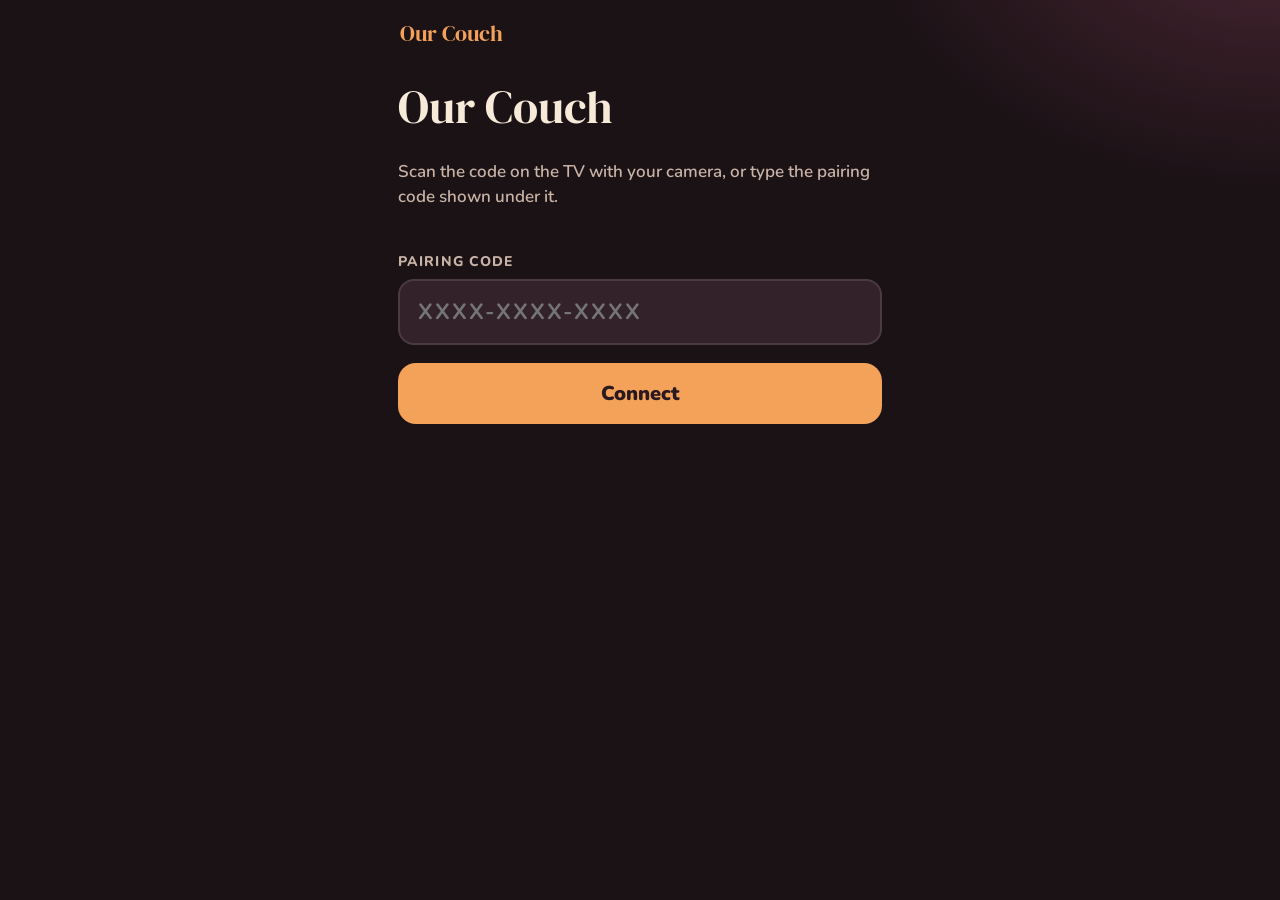
<file: index.html>
<!doctype html>
<html lang="en">
<head>
<meta charset="utf-8">
<meta name="viewport" content="width=device-width, initial-scale=1, viewport-fit=cover, user-scalable=no">
<meta name="theme-color" content="#1b1216">
<meta name="apple-mobile-web-app-capable" content="yes">
<title>Our Couch · Movie Night</title>
<link rel="stylesheet" href="common.css">
<link rel="stylesheet" href="phone.css">
</head>
<body>
<main id="app">
  <header class="top"><span class="brand serif">Our Couch</span><span id="who" class="who"></span></header>

  <div id="net" class="netbar hidden">Reconnecting to the TV…</div>

  <section id="vPair" class="view hidden">
    <h1 class="serif">Our Couch</h1>
    <p class="lead">Scan the code on the TV with your camera, or type the pairing code shown under it.</p>
    <form id="pairForm" autocomplete="off">
      <label for="code">Pairing code</label>
      <input id="code" maxlength="16" autocapitalize="characters" autocorrect="off" spellcheck="false" placeholder="XXXX-XXXX-XXXX">
      <button class="btn primary" type="submit">Connect</button>
    </form>
    <p id="pairErr" class="err"></p>
  </section>

  <section id="vConnect" class="view hidden center"><div class="spinner"></div><h2 class="serif">Connecting to the TV…</h2>
    <p id="connTxt" class="lead">Make sure Our Couch is open on the TV.</p></section>

  <section id="vJoin" class="view hidden">
    <h1 class="serif">Movie Night<br><span class="amber">Matcher</span></h1>
    <p class="lead">Swipe on movies. When everyone says yes, the TV shows your match. Up to 6 phones.</p>
    <form id="joinForm" autocomplete="off">
      <label>Who's this?</label>
      <div id="quick" class="quick"></div>
      <label for="name">Or type a name</label>
      <input id="name" maxlength="16" autocapitalize="words" enterkeyhint="go" placeholder="e.g. Sofia">
      <button class="btn primary" type="submit">Join the couch</button>
    </form>
    <p id="joinErr" class="err"></p>
    <p class="small center navlinks">Also: <a href="dates.html">add date ideas</a> · <a href="cook.html">send a recipe</a> · <a href="#" class="unpair">use another TV</a></p>
  </section>

  <section id="vLobby" class="view hidden">
    <div id="partner" class="partner"></div>
    <h3>Tonight's mood</h3>
    <div id="moods" class="chips"></div>
    <h3>How long?</h3>
    <div id="rts" class="chips"></div>
    <h3>Holiday</h3>
    <div id="hols" class="chips picks" data-f="holiday"></div>
    <h3>Decade</h3>
    <div id="eras" class="chips picks" data-f="era"></div>
    <h3>Rated</h3>
    <div id="rateds" class="chips picks" data-f="rated"></div>
    <div id="svcWrap"><h3>Streaming apps on the TV</h3><div id="svcs" class="chips"></div></div>
    <p id="fit" class="fit"></p>
    <button id="startBtn" class="btn primary">Start swiping</button>
    <p class="small center"><a href="dates.html">Date ideas</a> · <a href="cook.html">Recipes</a> · <a href="settings.html">TMDB</a> · <a href="#" id="leave">Leave</a></p>
  </section>

  <section id="vBuild" class="view hidden center"><div class="spinner"></div><h2 class="serif">Shuffling the deck…</h2></section>

  <section id="vSwipe" class="view hidden">
    <div class="deckbar"><span id="count"></span><button id="undo" class="link">↶ Undo</button></div>
    <div id="stack" class="stack"></div>
    <div class="actions">
      <button class="round no" id="bNo" aria-label="No">✕</button>
      <button class="round maybe" id="bMaybe" aria-label="Maybe">?</button>
      <button class="round yes" id="bYes" aria-label="Yes">♥</button>
    </div>
    <p class="small center hintline">Swipe right = yes · left = no · up = maybe</p>
  </section>

  <section id="vWait" class="view hidden center">
    <div class="bigicon">🍿</div>
    <h2 class="serif">All done!</h2>
    <p id="waitTxt" class="lead"></p>
  </section>

  <section id="vResults" class="view hidden">
    <h2 id="rTitle" class="serif center"></h2>
    <p id="rSub" class="lead center"></p>
    <div id="rList" class="rlist"></div>
    <button id="againBtn" class="btn ghost">New round</button>
  </section>

  <div id="sheet" class="sheet hidden" role="dialog" aria-modal="true" aria-labelledby="shTitle">
    <div class="sheetbg" data-close="1"></div>
    <div class="sheetbody">
      <button class="shclose" data-close="1" aria-label="Close">✕</button>
      <div id="shMedia" class="shmedia"></div>
      <h2 id="shTitle" class="serif"></h2>
      <div id="shMeta" class="shmeta"></div>
      <div id="shGenres" class="shgenres"></div>
      <div id="shWhere" class="shwhere"></div>
      <div id="shTrailer" class="shbtns"><button id="shPlay" class="btn primary" type="button">▶ Watch trailer</button><button id="shTv" class="btn ghost" type="button">📺 Play on TV</button></div>
      <p id="shOv" class="shov"></p>
      <p id="shYt" class="small center"></p>
      <button class="btn ghost" data-close="1" type="button">Back to swiping</button>
      <p class="small center">Details from TMDB. Closing this doesn't count as a swipe.</p>
    </div>
  </div>
  <div id="matchPop" class="matchpop hidden"></div>
  <div id="toast" class="toast hidden"></div>
</main>
<script src="nacl-fast.min.js"></script>
<script src="relay.js"></script>
<script src="net.js"></script>
<script src="cards.js"></script>
<script src="app.js"></script>
</body>
</html>
</file>
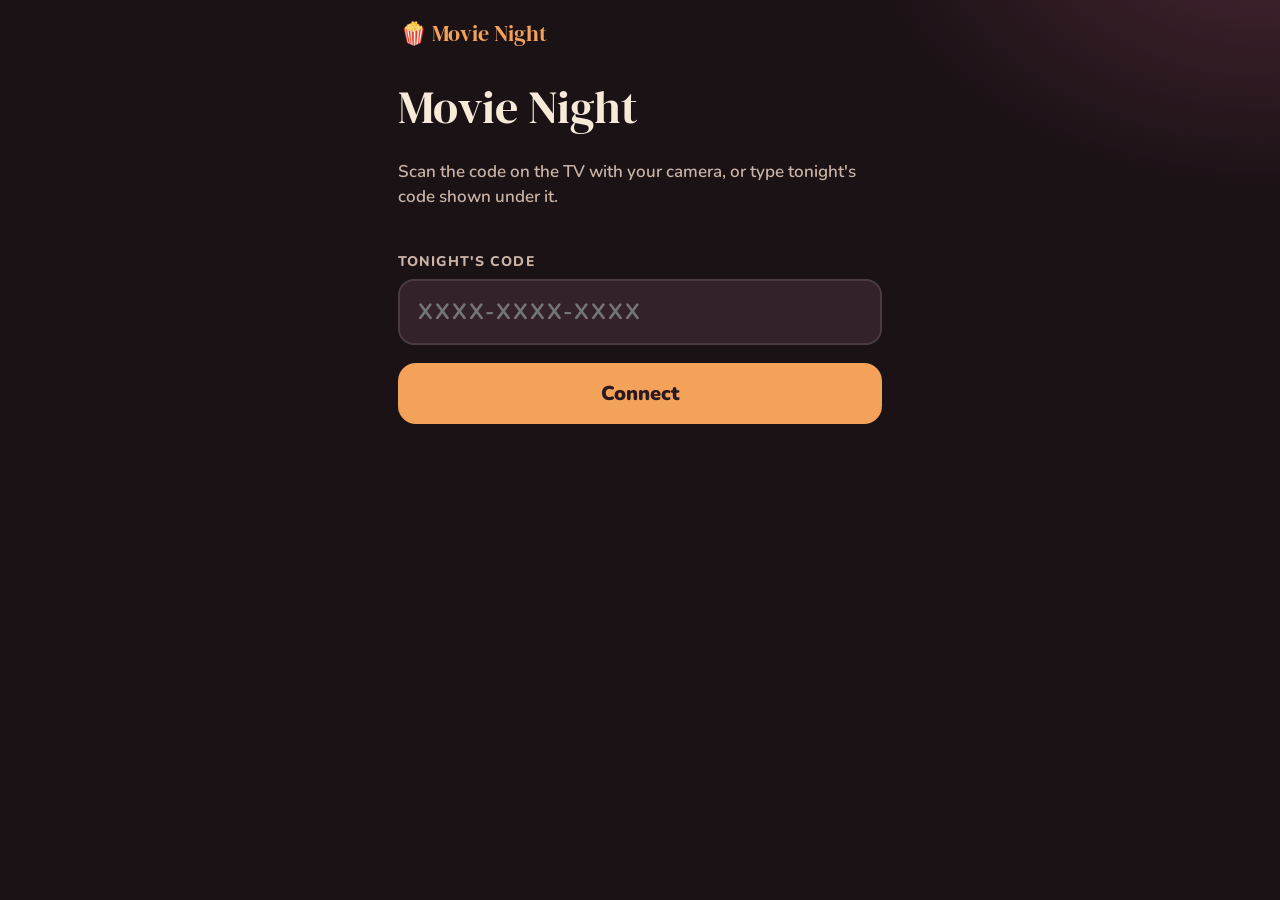
<file: movie-night/index.html>
<!doctype html>
<html lang="en">
<head>
<meta charset="utf-8">
<meta name="viewport" content="width=device-width, initial-scale=1, viewport-fit=cover, user-scalable=no">
<meta name="theme-color" content="#1b1216">
<meta name="apple-mobile-web-app-capable" content="yes">
<title>Movie Night</title>
<link rel="icon" href="icon.png">
<link rel="apple-touch-icon" href="icon.png">
<link rel="stylesheet" href="common.css">
<link rel="stylesheet" href="phone.css">
</head>
<body>
<main id="app">
  <header class="top"><span class="brand serif">🍿 Movie Night</span><span id="who" class="who"></span></header>

  <div id="net" class="netbar hidden">Reconnecting to the TV…</div>

  <section id="vPair" class="view hidden">
    <h1 class="serif">Movie Night</h1>
    <p class="lead">Scan the code on the TV with your camera, or type tonight's code shown under it.</p>
    <form id="pairForm" autocomplete="off">
      <label for="code">Tonight's code</label>
      <input id="code" maxlength="16" autocapitalize="characters" autocorrect="off" spellcheck="false" placeholder="XXXX-XXXX-XXXX">
      <button class="btn primary" type="submit">Connect</button>
    </form>
    <p id="pairErr" class="err"></p>
  </section>

  <section id="vConnect" class="view hidden center"><div class="spinner"></div><h2 class="serif">Connecting to the TV…</h2>
    <p id="connTxt" class="lead">Make sure Movie Night is open on the TV.</p></section>

  <section id="vEnded" class="view hidden center">
    <div class="bigicon">🎟️</div>
    <h2 class="serif">This movie night has ended</h2>
    <p class="lead">This phone can't control the TV any more. To join a new night, scan the new code on the TV.</p>
    <button id="endedBtn" class="btn ghost" type="button">Type a new code</button>
  </section>

  <section id="vJoin" class="view hidden">
    <h1 class="serif">Movie Night</h1>
    <p class="lead">Everyone swipes on movies. When the whole group says yes, the TV shows the match. No app, no sign-up.</p>
    <form id="joinForm" autocomplete="off">
      <label for="name">Your name <span class="small">(optional)</span></label>
      <input id="name" maxlength="16" autocapitalize="words" enterkeyhint="go" placeholder="Leave empty for a fun one">
      <button class="btn primary" type="submit">Join movie night</button>
    </form>
    <p id="joinInfo" class="small center"></p>
    <p id="joinErr" class="err"></p>
    <p class="small center navlinks"><a href="#" class="unpair">Use a different code</a></p>
  </section>

  <section id="vLobby" class="view hidden">
    <div id="partner" class="partner"></div>
    <h3>Genres</h3>
    <div id="moods" class="chips"></div>
    <h3>How long?</h3>
    <div id="rts" class="chips"></div>
    <h3>Holiday</h3>
    <div id="hols" class="chips picks" data-f="holiday"></div>
    <h3>Decade</h3>
    <div id="eras" class="chips picks" data-f="era"></div>
    <h3>Rated</h3>
    <div id="rateds" class="chips picks" data-f="rated"></div>
    <div id="svcWrap"><h3>Streaming apps on the TV</h3><div id="svcs" class="chips"></div></div>
    <p id="fit" class="fit"></p>
    <button id="startBtn" class="btn primary">Start swiping</button>
    <div id="feed" class="feed"></div>
    <p class="small center"><a href="#" id="leave">Leave tonight's group</a></p>
  </section>

  <section id="vBuild" class="view hidden center"><div class="spinner"></div><h2 class="serif">Shuffling the deck…</h2></section>

  <section id="vSwipe" class="view hidden">
    <div class="deckbar"><span id="count"></span><button id="undo" class="link">↶ Undo</button></div>
    <div id="stack" class="stack"></div>
    <div class="actions">
      <button class="round no" id="bNo" aria-label="No">✕</button>
      <button class="round maybe" id="bMaybe" aria-label="Maybe">?</button>
      <button class="round yes" id="bYes" aria-label="Yes">♥</button>
    </div>
    <p class="small center hintline">Swipe right = yes · left = no · up = maybe</p>
  </section>

  <section id="vWait" class="view hidden center">
    <div class="bigicon">🍿</div>
    <h2 class="serif">All done!</h2>
    <p id="waitTxt" class="lead"></p>
  </section>

  <section id="vResults" class="view hidden">
    <h2 id="rTitle" class="serif center"></h2>
    <p id="rSub" class="lead center"></p>
    <div id="rList" class="rlist"></div>
    <button id="againBtn" class="btn ghost">New round</button>
  </section>

  <div id="sheet" class="sheet hidden" role="dialog" aria-modal="true" aria-labelledby="shTitle">
    <div class="sheetbg" data-close="1"></div>
    <div class="sheetbody">
      <button class="shclose" data-close="1" aria-label="Close">✕</button>
      <div id="shMedia" class="shmedia"></div>
      <h2 id="shTitle" class="serif"></h2>
      <div id="shMeta" class="shmeta"></div>
      <div id="shGenres" class="shgenres"></div>
      <div id="shWhere" class="shwhere"></div>
      <div id="shTrailer" class="shbtns"><button id="shPlay" class="btn primary" type="button">▶ Watch trailer</button><button id="shTv" class="btn ghost" type="button">📺 Play on TV</button></div>
      <p id="shOv" class="shov"></p>
      <p id="shYt" class="small center"></p>
      <button class="btn ghost" data-close="1" type="button">Back to swiping</button>
      <p class="small center">Details from TMDB. Closing this doesn't count as a swipe.</p>
    </div>
  </div>
  <div id="matchPop" class="matchpop hidden"></div>
  <div id="toast" class="toast hidden"></div>
</main>
<script src="nacl-fast.min.js"></script>
<script src="relay.js"></script>
<script src="net.js"></script>
<script src="cards.js"></script>
<script src="app.js"></script>
</body>
</html>
</file>
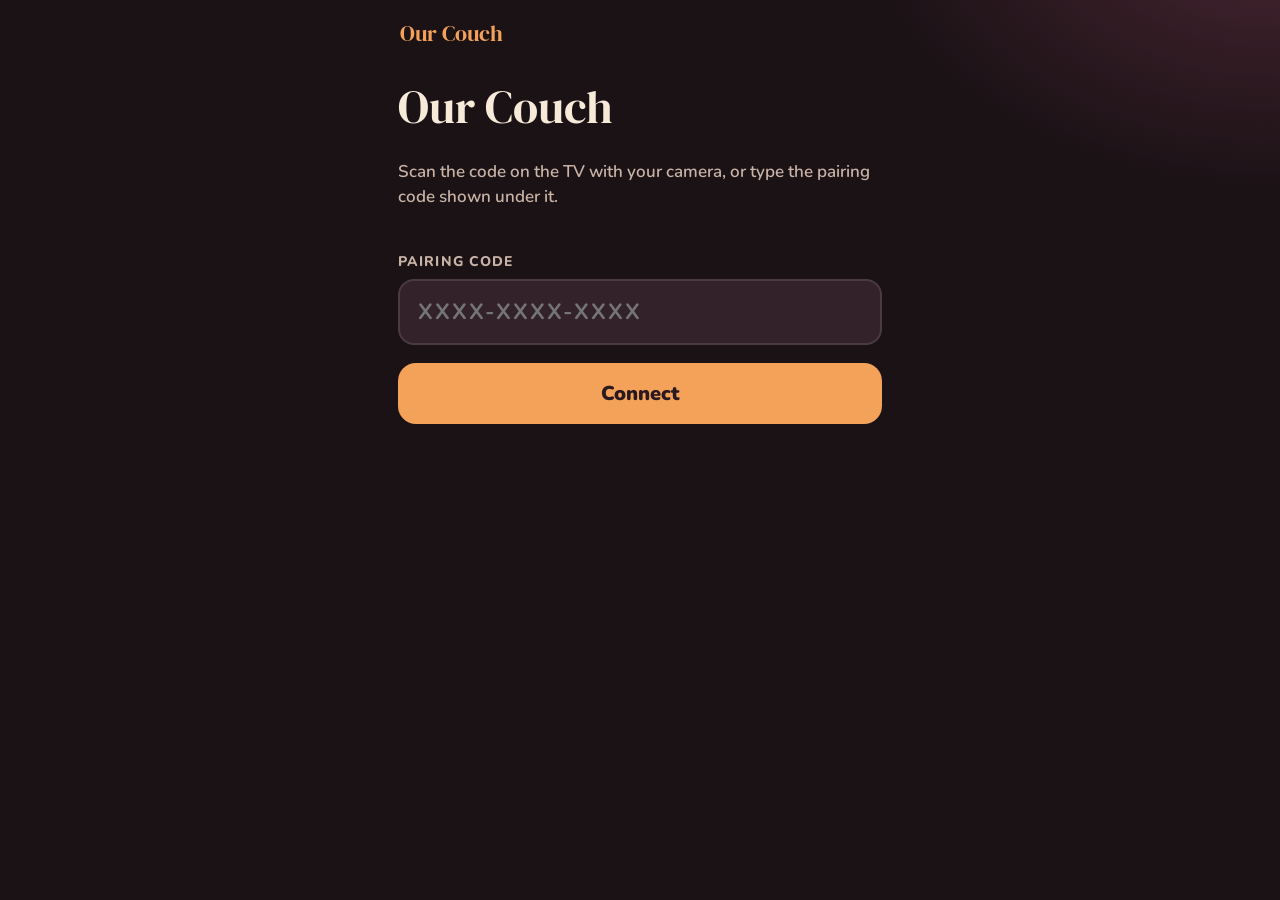
<file: cook.html>
<!doctype html>
<html lang="en"><head><meta charset="utf-8"><meta name="viewport" content="width=device-width, initial-scale=1, viewport-fit=cover">
<title>Our Couch · Cook Together</title><link rel="stylesheet" href="common.css"><link rel="stylesheet" href="phone.css">
<style>
  .tabs { display: flex; background: var(--card); border-radius: 16px; padding: 5px; margin: 16px 0 4px; }
  .tabs button { flex: 1; font: inherit; font-size: 17px; font-weight: 900; padding: 13px 8px; border: 0; border-radius: 12px; background: none; color: var(--muted); cursor: pointer; }
  .tabs button.on { background: var(--amber); color: #2a1a1f; }
  .pastebox { position: relative; }
  .pastebox textarea { min-height: 112px; font-size: 19px; padding-right: 18px; }
  textarea { width: 100%; font: inherit; font-size: 18px; font-weight: 600; padding: 14px 16px; border-radius: 16px; border: 2px solid var(--line); background: var(--card); color: var(--cream); outline: none; resize: vertical; line-height: 1.4; }
  textarea:focus { border-color: var(--amber); }
  .row2 { display: flex; gap: 10px; } .row2 .btn { margin-top: 12px; } .row2 .ghost { flex: 0 0 38%; }
  .status { margin-top: 16px; padding: 15px 16px; border-radius: 16px; font-weight: 800; font-size: 17px; line-height: 1.4; display: none; }
  .status.on { display: block; }
  .status.busy { background: rgba(247,234,217,.08); color: var(--cream); }
  .status.ok { background: rgba(143,185,150,.18); color: #bfe6c5; border: 2px solid rgba(143,185,150,.5); }
  .status.bad { background: rgba(232,106,106,.15); color: #ffb3b3; border: 2px solid rgba(232,106,106,.5); }
  .status .sub { display: block; font-weight: 600; font-size: 15px; opacity: .9; margin-top: 4px; }
  .mini { display: inline-block; width: 16px; height: 16px; border-radius: 50%; border: 3px solid rgba(247,234,217,.25); border-top-color: var(--amber); animation: spin 1s linear infinite; vertical-align: -2px; margin-right: 8px; }
  .hint { color: var(--dim); font-size: 14px; font-weight: 600; margin-top: 8px; }
  .li { display: flex; justify-content: space-between; align-items: center; background: var(--card); border-radius: 14px; padding: 12px 14px; margin-top: 8px; font-weight: 800; }
  .li small { color: var(--muted); font-weight: 700; }
</style></head>
<body><main id="app">
  <header class="top"><span class="brand serif">Our Couch</span><a class="who" href="index.html">Movie night ›</a></header>
  <h2 class="serif">Cook Together</h2>
  <p class="lead">Send recipes to the TV. Add as many as you like.</p>
  <div class="tabs"><button id="tabLink" class="on" type="button">Paste a link</button><button id="tabType" type="button">Type a recipe</button></div>

  <section id="pLink">
    <label for="url">Recipe or YouTube link</label>
    <div class="pastebox"><textarea id="url" rows="3" inputmode="url" autocapitalize="off" autocorrect="off" spellcheck="false" placeholder="Paste a recipe page or YouTube link…"></textarea></div>
    <div class="row2"><button id="pasteBtn" class="btn ghost" type="button">📋 Paste</button><button id="addUrl" class="btn primary" type="button">Send to TV</button></div>
    <p id="pasteHint" class="hint"></p>
  </section>

  <section id="pType" class="hidden">
    <label for="t">Recipe name</label><input id="t" maxlength="80" placeholder="Grandma's enchiladas" autocomplete="off">
    <label for="ing">Ingredients, one per line</label><textarea id="ing" rows="6" placeholder="2 cups flour&#10;1 tsp salt"></textarea>
    <label for="steps">Steps, one per line</label><textarea id="steps" rows="7" placeholder="Preheat the oven to 375°F&#10;Mix the dry ingredients"></textarea>
    <button id="addTyped" class="btn primary" type="button">Send to TV</button>
  </section>

  <div id="status" class="status" role="status" aria-live="polite"></div>
  <h3>On the TV</h3><div id="list" class="list"></div>
</main>
<script src="nacl-fast.min.js"></script>
<script src="relay.js"></script>
<script src="net.js"></script>
<script src="cards.js"></script>
<script>if (!CouchNet.paired) location.replace("index.html");</script>
<script>
(function () {
  var F = window.CouchFetch || function (u, o) { return fetch(u, o); };     // Samsung build: relay fetch
  var esc = CouchCards.esc, who = localStorage.getItem("couch.name") || "", busy = false;
  function $(i) { return document.getElementById(i); }
  function post(p, b) { return F(p, { method: "POST", headers: { "Content-Type": "application/json" }, body: JSON.stringify(b) }).then(function (r) { return r.json(); }); }
  function status(kind, html) { var s = $("status"); s.className = "status on " + kind; s.innerHTML = html; if (kind !== "busy") s.scrollIntoView && s.scrollIntoView({ block: "nearest", behavior: "smooth" }); }
  function tab(t) {
    $("tabLink").classList.toggle("on", t === "link"); $("tabType").classList.toggle("on", t === "type");
    $("pLink").classList.toggle("hidden", t !== "link"); $("pType").classList.toggle("hidden", t !== "type");
  }
  $("tabLink").onclick = function () { tab("link"); }; $("tabType").onclick = function () { tab("type"); };
  // first http(s) link in whatever was pasted (share sheets often add text around it)
  function pickUrl(s) { var m = /https?:\/\/[^\s<>"']+/i.exec(s || ""); return m ? m[0].replace(/[).,;!]+$/, "") : ""; }
  function load() {
    F("/api/recipes", { cache: "no-store" }).then(function (r) { return r.json(); }).then(function (d) {
      $("list").innerHTML = d.recipes.length ? d.recipes.map(function (x) {
        var info = [x.video ? "▶ video" : "", x.steps.length ? x.steps.length + " steps" : ""].filter(Boolean).join(", ");
        return '<div class="li"><span>' + esc(x.title) + ' <small>(' + info + ')</small>' + (x.recipeUrl ? ' <a class="small" href="' + esc(x.recipeUrl) + '" target="_blank" rel="noopener">recipe page ↗</a>' : "") +
          '</span><button class="link" data-id="' + esc(x.id) + '">Remove</button></div>';
      }).join("") : '<p class="small">No recipes yet.</p>';
    }).catch(function () {});
  }
  // Paste button: the clipboard API only works on https pages (and some browsers ask first)
  var canRead = !!(navigator.clipboard && navigator.clipboard.readText && window.isSecureContext);
  $("pasteHint").textContent = canRead ? "" : "Tip: long-press the box and tap Paste.";
  $("pasteBtn").onclick = function () {
    if (!canRead) { $("url").focus(); status("busy", "Long-press the box above and tap <b>Paste</b>, then <b>Send to TV</b>."); return; }
    navigator.clipboard.readText().then(function (t) {
      var u = pickUrl(t);
      if (!u) { status("bad", "Your clipboard doesn't have a link in it.<span class=\"sub\">Copy the recipe or YouTube link first, then tap Paste.</span>"); return; }
      $("url").value = u; sendLink();
    }).catch(function () { $("url").focus(); status("busy", "Long-press the box above and tap <b>Paste</b>."); });
  };
  function sendLink() {
    if (busy) return;
    var raw = $("url").value.trim(), u = pickUrl(raw) || raw;
    if (!u) { status("bad", "Paste a link first."); $("url").focus(); return; }
    if (!/^https?:\/\//i.test(u)) { status("bad", "That doesn't look like a link.<span class=\"sub\">It should start with https://</span>"); return; }
    busy = true; $("addUrl").disabled = true;
    status("busy", '<span class="mini"></span>' + (/youtu\.?be/i.test(u) ? "Reading the video…" : "Reading the recipe…"));
    post("/api/recipes/link", { url: u }).then(function (j) {
      if (!j.ok) { status("bad", esc(j.error || "Couldn't add that one") + '<span class="sub">You can also switch to “Type a recipe”.</span>'); return; }
      var r = j.recipe, note = r.video ? (r.steps.length ? r.steps.length + " steps from the " + (r.from || "video") : "Video recipe: no written steps, cook along with the video") : r.steps.length + " steps, " + (r.ingredients || []).length + " ingredients";
      status("ok", "✓ On the TV: <b>" + esc(r.title) + '</b><span class="sub">' + esc(note) + ". Paste another link to add more.</span>");
      $("url").value = ""; load();
    }).catch(function () { status("bad", "Can't reach the TV.<span class=\"sub\">Make sure Our Couch is open on the TV and your phone has internet.</span>"); })
      .then(function () { busy = false; $("addUrl").disabled = false; });
  }
  $("addUrl").onclick = sendLink;
  $("url").addEventListener("paste", function () { setTimeout(function () { var u = pickUrl($("url").value); if (u) { $("url").value = u; sendLink(); } }, 50); });
  $("addTyped").onclick = function () {
    if (busy) return;
    var t = $("t").value.trim(), st = $("steps").value.trim();
    if (!t) { status("bad", "Give the recipe a name."); $("t").focus(); return; }
    if (!st) { status("bad", "Add at least one step."); $("steps").focus(); return; }
    busy = true; $("addTyped").disabled = true; status("busy", '<span class="mini"></span>Sending…');
    post("/api/recipes/typed", { title: t, ingredients: $("ing").value, steps: st, by: who }).then(function (j) {
      if (!j.ok) { status("bad", esc(j.error || "Couldn't save it")); return; }
      status("ok", "✓ On the TV: <b>" + esc(j.recipe.title) + '</b><span class="sub">' + j.recipe.steps.length + " steps, " + j.recipe.ingredients.length + " ingredients. The form is clear for the next one.</span>");
      $("t").value = $("ing").value = $("steps").value = ""; load();
    }).catch(function () { status("bad", "Can't reach the TV. Your recipe is still in the form, try again."); })
      .then(function () { busy = false; $("addTyped").disabled = false; });
  };
  $("list").addEventListener("click", function (e) { var id = e.target.getAttribute("data-id"); if (id) post("/api/recipes/remove", { id: id }).then(load); });
  if (/[?&]tab=type/.test(location.search)) tab("type");
  load();
  CouchNet.onStatus(function (up) { if (up) load(); });          // relay connects after the page loads
})();
</script></body></html>
</file>
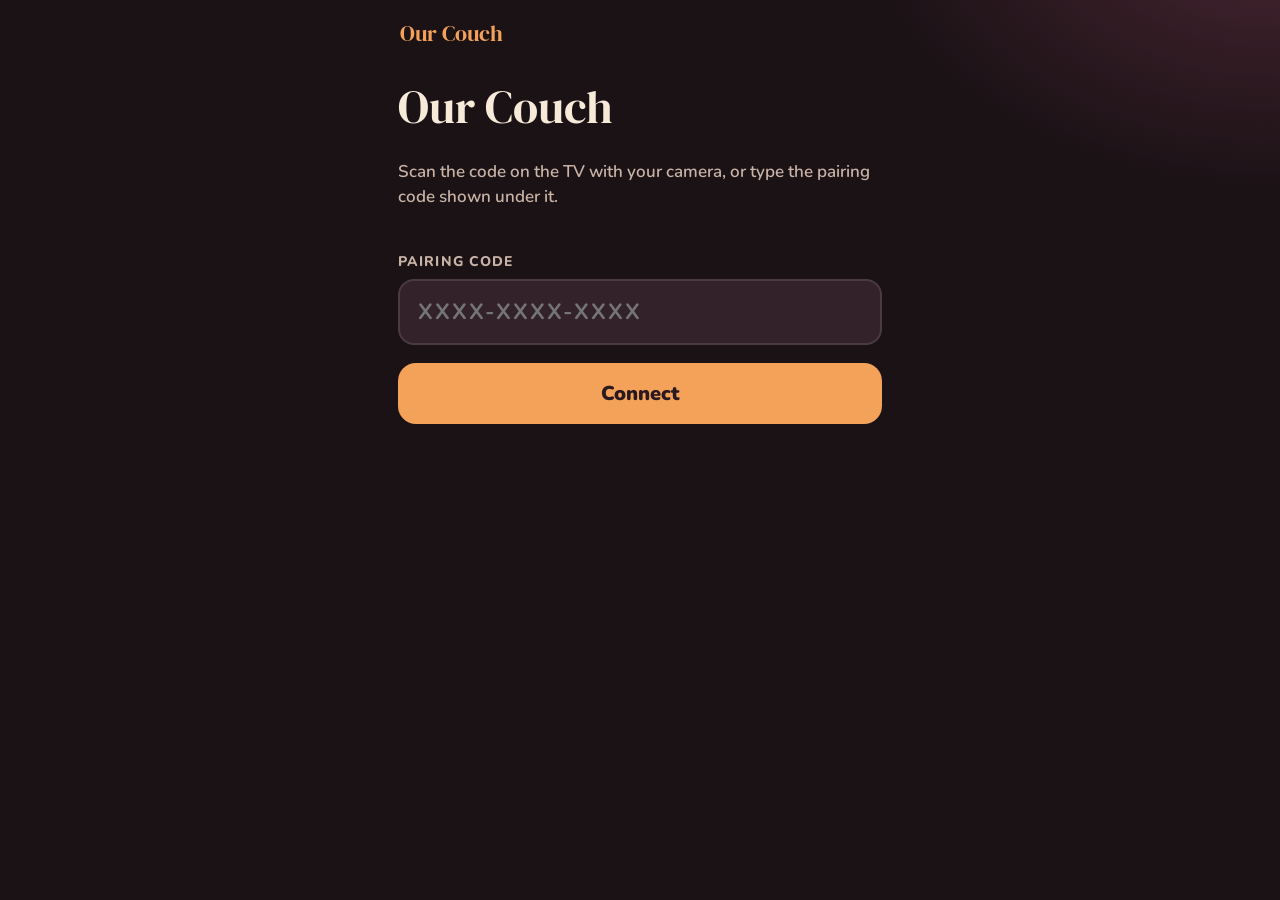
<file: dates.html>
<!doctype html>
<html lang="en"><head><meta charset="utf-8"><meta name="viewport" content="width=device-width, initial-scale=1">
<title>Our Couch · Date ideas</title><link rel="stylesheet" href="common.css"><link rel="stylesheet" href="phone.css"></head>
<body><main id="app">
  <header class="top"><span class="brand serif">Our Couch</span><a class="who" href="index.html">Movie night ›</a></header>
  <h2 class="serif">Date Night Spinner</h2>
  <p class="lead">Add your own ideas to the wheel on the TV.</p>
  <label for="idea">New idea</label>
  <input id="idea" maxlength="120" placeholder="e.g. Tacos then the river walk">
  <div class="quick" id="kind"><button type="button" data-k="out">Go out</button><button type="button" data-k="home">Stay in</button></div>
  <p id="msg" class="err"></p>
  <h3>Your ideas</h3><div id="mine" class="list"></div>
  <h3>Location</h3>
  <p class="small">Local spots on the wheel are for this area. Change it if the TV moves.</p>
  <input id="loc" maxlength="60"><button id="saveLoc" class="btn ghost">Save location</button>
</main>
<script src="nacl-fast.min.js"></script>
<script src="relay.js"></script>
<script src="net.js"></script>
<script src="cards.js"></script>
<script>if (!CouchNet.paired) location.replace("index.html");</script>
<script>
(function () {
  var esc = CouchCards.esc, who = localStorage.getItem("couch.name") || "";
  function $(i) { return document.getElementById(i); }
  function post(p, b) { return CouchFetch(p, { method: "POST", headers: { "Content-Type": "application/json" }, body: JSON.stringify(b) }).then(function (r) { return r.json(); }); }
  function load() {
    CouchFetch("/api/dates", { cache: "no-store" }).then(function (r) { return r.json(); }).then(function (d) {
      if (document.activeElement !== $("loc")) $("loc").value = d.location;
      $("mine").innerHTML = d.mine.length ? d.mine.map(function (x) {
        return '<div class="li"><span>' + (x.kind === "out" ? "🚗 " : "🏠 ") + esc(x.title) + '</span><button class="link" data-id="' + esc(x.id) + '">Remove</button></div>';
      }).join("") : '<p class="small">None yet.</p>';
    });
  }
  $("kind").addEventListener("click", function (e) {
    var k = e.target.getAttribute("data-k"); if (!k) return;
    var t = $("idea").value.trim(); if (!t) { $("msg").textContent = "Type an idea first"; return; }
    post("/api/dates", { text: t, kind: k, by: who }).then(function (j) { $("msg").textContent = j.ok ? "Added to the wheel ✓" : j.error; if (j.ok) $("idea").value = ""; load(); });
  });
  $("mine").addEventListener("click", function (e) { var id = e.target.getAttribute("data-id"); if (id) post("/api/dates/remove", { id: id }).then(load); });
  $("saveLoc").onclick = function () { post("/api/location", { location: $("loc").value }).then(function () { $("msg").textContent = "Location saved ✓"; load(); }); };
  load();
})();
</script></body></html>
</file>
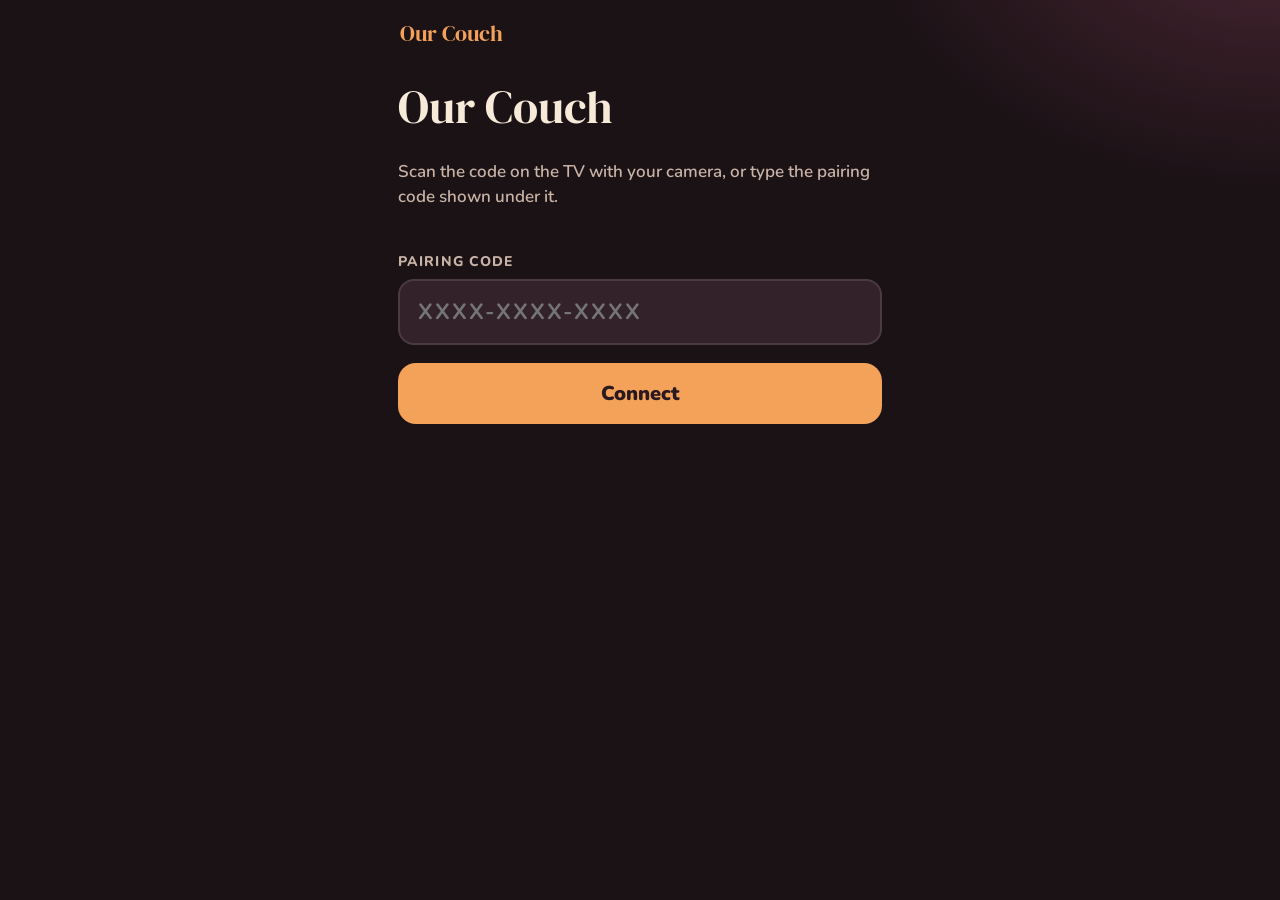
<file: settings.html>
<!doctype html>
<html lang="en">
<head>
<meta charset="utf-8">
<meta name="viewport" content="width=device-width, initial-scale=1">
<title>Our Couch · Settings</title>
<link rel="stylesheet" href="common.css">
<link rel="stylesheet" href="phone.css">
</head>
<body>
<main id="app">
  <header class="top"><span class="brand serif">Our Couch</span><a class="who" href="index.html">‹ Back</a></header>
  <h2 class="serif">TMDB key</h2>
  <p class="lead">The TV already has a key built in, so this is only for changing it. With a key, the matcher deals fresh movies and knows which of your apps stream each one. It's stored only on the TV.</p>
  <p id="status" class="fit"></p>
  <label for="key">API key or read access token</label>
  <input id="key" autocomplete="off" autocapitalize="off" spellcheck="false" placeholder="paste here">
  <button id="save" class="btn primary">Save on the TV</button>
  <button id="reset" class="btn ghost">Use the built-in key</button>
  <button id="remove" class="btn ghost">Turn TMDB off (saved list only)</button>
  <p id="msg" class="err"></p>
  <p class="small">This product uses the TMDB API but is not endorsed or certified by TMDB.</p>
</main>
<script src="nacl-fast.min.js"></script>
<script src="relay.js"></script>
<script src="net.js"></script>
<script src="cards.js"></script>
<script>if (!CouchNet.paired) location.replace("index.html");</script>
<script>
(function () {
  var pid = localStorage.getItem("couch.pid") || "";
  function $(i) { return document.getElementById(i); }
  function status() {
    CouchFetch("/api/settings", { cache: "no-store" }).then(function (r) { return r.json(); }).then(function (j) {
      $("status").textContent = j.tmdb ? (j.builtIn ? "Connected (built-in key)" : "Connected (your key)") : "Off: using the saved movie list";
    });
  }
  function send(key, reset) {
    if (!pid) { $("msg").textContent = "Join the couch on the main page first."; return; }
    $("msg").textContent = key ? "Checking with TMDB…" : "";
    CouchFetch("/api/settings", { method: "POST", headers: { "Content-Type": "application/json" }, body: JSON.stringify({ pid: pid, tmdbKey: key, reset: !!reset }) })
      .then(function (r) { return r.json(); }).then(function (j) { $("msg").textContent = j.ok ? (j.tmdb ? "Saved ✓" : "Removed") : j.error; $("key").value = ""; status(); })
      .catch(function () { $("msg").textContent = "Can't reach the TV"; });
  }
  $("save").onclick = function () { var k = $("key").value.trim(); if (k) send(k); };
  $("remove").onclick = function () { send(""); };
  $("reset").onclick = function () { send("", true); };
  status();
})();
</script>
</body>
</html>
</file>
<file: common.css>
@font-face { font-family: "Serif"; src: url("fonts/DMSerifDisplay-Regular.ttf"); font-display: swap; }
:root {
  --bg: #1b1216; --bg2: #2a1a1f; --card: #33222a; --card2: #3f2a33; --line: rgba(247,234,217,.12);
  --cream: #f7ead9; --muted: #c9b3a6; --dim: #8f7a72;
  --amber: #f4a259; --rose: #e86a6a; --plum: #6b3a5b; --sage: #8fb996; --gold: #ffd37a;
}
* { box-sizing: border-box; }
html, body { margin: 0; background: var(--bg); color: var(--cream); font-family: "Nunito", system-ui, -apple-system, "Segoe UI", Roboto, sans-serif; }
.serif { font-family: "Serif", Georgia, "Times New Roman", serif; font-weight: 400; }
.amber { color: var(--amber); } .rose { color: var(--rose); }

/* Generated title card (used when there is no poster we may show) */
.tcard { position: relative; overflow: hidden; border-radius: 22px; display: flex; flex-direction: column; justify-content: flex-end;
  padding: 7% 8%; color: #fff8ef; box-shadow: 0 18px 50px rgba(0,0,0,.45); isolation: isolate; }
.tcard::before { content: ""; position: absolute; top: 0; left: 0; right: 0; bottom: 0; z-index: -1; background: var(--g); }
.tcard::after { content: ""; position: absolute; top: 0; left: 0; right: 0; bottom: 0; z-index: -1;
  background: radial-gradient(120% 70% at 85% 0%, rgba(255,255,255,.22), transparent 55%), linear-gradient(transparent 35%, rgba(0,0,0,.55)); }
.tcard .glyph { position: absolute; right: -6%; top: -4%; width: 62%; opacity: .16; }
.tcard .kicker { font-weight: 800; letter-spacing: .14em; text-transform: uppercase; opacity: .85; font-size: .8em; }
.tcard .t { font-family: "Serif", Georgia, serif; line-height: 1.02; margin: .25em 0 .3em; text-shadow: 0 2px 18px rgba(0,0,0,.35); word-break: break-word; }
.tcard .meta { font-weight: 700; opacity: .92; }
.tcard img.poster { position: absolute; top: 0; left: 0; right: 0; bottom: 0; width: 100%; height: 100%; object-fit: cover; z-index: -1; }
.tcard.has-poster::before { display: none; }

.tcard.has-poster .glyph { display: none; }
.tcard.has-poster::after { background: linear-gradient(transparent 45%, rgba(10,6,8,.92) 88%); }
.tcard.bare.has-poster .kicker, .tcard.bare.has-poster .t, .tcard.bare.has-poster .meta { display: none; }
@font-face { font-family: "Nunito"; src: url("fonts/Nunito-400.ttf") format("truetype"); font-weight: 400; font-display: swap; }
@font-face { font-family: "Nunito"; src: url("fonts/Nunito-600.ttf") format("truetype"); font-weight: 600; font-display: swap; }
@font-face { font-family: "Nunito"; src: url("fonts/Nunito-700.ttf") format("truetype"); font-weight: 700; font-display: swap; }
@font-face { font-family: "Nunito"; src: url("fonts/Nunito-800.ttf") format("truetype"); font-weight: 800; font-display: swap; }
@font-face { font-family: "Nunito"; src: url("fonts/Nunito-900.ttf") format("truetype"); font-weight: 900; font-display: swap; }
</file>
<file: phone.css>
html, body { min-height: 100%; overscroll-behavior: none; -webkit-tap-highlight-color: transparent; }
body { background: radial-gradient(600px 400px at 100% -10%, #4a2633, transparent 70%), var(--bg); }
#app { max-width: 520px; margin: 0 auto; padding: max(14px, env(safe-area-inset-top)) 18px max(18px, env(safe-area-inset-bottom)); min-height: 100vh; display: flex; flex-direction: column; }
.hidden { display: none !important; }
.top { display: flex; justify-content: space-between; align-items: center; padding: 4px 2px 10px; }
.brand { font-size: 22px; color: var(--amber); }
.who { font-weight: 800; color: var(--muted); font-size: 15px; }
.view { flex: 1; display: flex; flex-direction: column; }
.center { text-align: center; }
h1 { font-size: 46px; line-height: 1.02; margin: 26px 0 12px; }
h2 { font-size: 30px; margin: 10px 0; }
h3 { font-size: 13px; letter-spacing: .12em; text-transform: uppercase; color: var(--muted); margin: 20px 0 10px; font-weight: 900; }
.lead { color: var(--muted); font-size: 17px; line-height: 1.45; font-weight: 600; }
.small { color: var(--dim); font-size: 14px; font-weight: 600; }
.small a { color: var(--muted); }
label { display: block; font-weight: 800; color: var(--muted); margin: 26px 0 8px; font-size: 14px; letter-spacing: .08em; text-transform: uppercase; }
input { width: 100%; font: inherit; font-size: 22px; font-weight: 700; padding: 16px 18px; border-radius: 16px; border: 2px solid var(--line); background: var(--card); color: var(--cream); outline: none; }
input:focus { border-color: var(--amber); }
.btn { display: block; width: 100%; font: inherit; font-size: 20px; font-weight: 900; padding: 17px; border-radius: 18px; border: 0; margin-top: 18px; cursor: pointer; }
.btn.primary { background: var(--amber); color: #2a1a1f; }
.btn.primary:disabled { background: #4d3d3a; color: #a8968c; }
.btn.ghost { background: rgba(247,234,217,.1); color: var(--cream); }
.err { color: var(--rose); font-weight: 800; min-height: 1.2em; }
.partner { display: flex; align-items: center; padding: 14px; border-radius: 18px; background: var(--card); font-weight: 800; font-size: 17px; }
.partner .av { width: 44px; height: 44px; border-radius: 50%; display: flex; align-items: center; justify-content: center; font-weight: 900; color: #2a1a1f; margin-right: 12px; flex: none; }
.av-amber { background: var(--amber); } .av-rose { background: var(--rose); } .av-empty { background: rgba(247,234,217,.1); color: var(--dim) !important; }
.chips { display: flex; flex-wrap: wrap; margin: -4px; }
.chip { font: inherit; font-weight: 800; font-size: 15px; padding: 10px 15px; border-radius: 999px; border: 0; background: rgba(247,234,217,.09); color: var(--cream); margin: 4px; cursor: pointer; }
.chip.on { background: var(--rose); color: #fff8ef; }
.chip.dis { opacity: .4; }
.fit { color: var(--sage); font-weight: 800; margin: 16px 0 0; }

.deckbar { display: flex; justify-content: space-between; align-items: center; font-weight: 800; color: var(--muted); padding: 2px 4px 10px; }
.link { font: inherit; font-weight: 800; color: var(--muted); background: none; border: 0; padding: 6px; }
.link:disabled { opacity: .3; }
.stack { position: relative; flex: 1; min-height: 360px; touch-action: none; }
.swcard { position: absolute; left: 0; right: 0; top: 0; bottom: 0; will-change: transform; user-select: none; -webkit-user-select: none; }
.swcard .tcard { position: absolute; left: 0; right: 0; top: 0; bottom: 0; font-size: 15px; border-radius: 26px; }
.swcard .tcard .t { margin-bottom: .2em; }
.swcard .ov { font-size: 14.5px; line-height: 1.42; font-weight: 600; opacity: .93; margin-top: 10px; display: -webkit-box; -webkit-line-clamp: 6; -webkit-box-orient: vertical; overflow: hidden; }
.swcard.next { transform: scale(.95) translateY(12px); opacity: .7; }
.stamp { position: absolute; top: 26px; padding: 6px 14px; border: 4px solid; border-radius: 12px; font-weight: 1000; font-size: 30px; letter-spacing: .06em; opacity: 0; transform: rotate(-12deg); z-index: 3; }
.stamp.yes { left: 22px; color: #9fe0a8; border-color: #9fe0a8; }
.stamp.no { right: 22px; color: #ff9a9a; border-color: #ff9a9a; transform: rotate(12deg); }
.stamp.maybe { left: 50%; margin-left: -70px; top: auto; bottom: 40%; color: var(--gold); border-color: var(--gold); transform: none; }
.actions { display: flex; justify-content: center; align-items: center; padding: 16px 0 4px; }
.round { width: 74px; height: 74px; border-radius: 50%; border: 0; font-size: 32px; font-weight: 900; margin: 0 14px; box-shadow: 0 10px 26px rgba(0,0,0,.35); cursor: pointer; }
.round:active { transform: scale(.92); }
.round.no { background: #3b2a30; color: #ff9a9a; }
.round.maybe { width: 58px; height: 58px; font-size: 26px; background: #3b2a30; color: var(--gold); }
.round.yes { background: var(--rose); color: #fff8ef; }
.hintline { margin: 6px 0 0; }
.spinner { width: 64px; height: 64px; margin: 80px auto 20px; border-radius: 50%; border: 7px solid rgba(247,234,217,.12); border-top-color: var(--amber); animation: spin 1s linear infinite; }
@keyframes spin { to { transform: rotate(360deg); } }
.bigicon { font-size: 70px; margin-top: 60px; }
.rlist .ritem { display: flex; align-items: center; background: var(--card); border-radius: 18px; padding: 10px; margin-top: 12px; }
.rlist .tcard { width: 84px; height: 118px; font-size: 7px; border-radius: 12px; padding: 8px; flex: none; margin-right: 14px; }
.rlist .tcard .t { font-size: 13px !important; }
.rlist .rt { font-weight: 900; font-size: 18px; } .rlist .rm { color: var(--muted); font-weight: 700; font-size: 14px; margin-top: 4px; }
.matchpop { position: fixed; left: 16px; right: 16px; bottom: max(20px, env(safe-area-inset-bottom)); background: linear-gradient(135deg, #e86a6a, #b5442e); color: #fff8ef; border-radius: 22px; padding: 18px 20px; font-weight: 900; font-size: 19px; box-shadow: 0 16px 40px rgba(0,0,0,.45); z-index: 9; animation: up .35s ease; }
.matchpop small { display: block; font-weight: 700; font-size: 14px; opacity: .9; margin-top: 4px; }
@keyframes up { from { transform: translateY(40px); opacity: 0; } }
.toast { position: fixed; left: 50%; top: 14px; transform: translateX(-50%); background: var(--card2); padding: 10px 18px; border-radius: 999px; font-weight: 800; z-index: 10; box-shadow: 0 8px 20px rgba(0,0,0,.4); white-space: nowrap; }

.quick { display: flex; margin: 0 -6px; }
.quick button { flex: 1; margin: 0 6px; font: inherit; font-size: 22px; font-weight: 900; padding: 20px 10px; border-radius: 18px; border: 0; color: #2a1a1f; cursor: pointer; }
.quick button:nth-child(1) { background: var(--amber); } .quick button:nth-child(2) { background: var(--rose); color: #fff8ef; }
.quick button:disabled { opacity: .35; }

.swcard .tcard.has-poster .ov { -webkit-line-clamp: 3; }
.swcard .tcard.has-poster .t { font-size: 28px !important; }
.swcard .tcard.has-poster { padding: 6% 6%; }
.rlist .tcard.has-poster { padding: 0; }
.swcard .pv { display: inline-block; margin-top: 8px; padding: 4px 10px; border-radius: 999px; background: rgba(143,185,150,.28); font-weight: 900; font-size: 13px; }
textarea { width: 100%; font: inherit; font-size: 17px; font-weight: 600; padding: 12px 14px; border-radius: 14px; border: 2px solid var(--line); background: var(--card); color: var(--cream); outline: none; }
.list .li { display: flex; justify-content: space-between; align-items: center; background: var(--card); border-radius: 14px; padding: 12px 14px; margin-bottom: 8px; font-weight: 700; }
.list small { color: var(--muted); }
.typed { margin-top: 18px; } .typed summary { font-weight: 800; color: var(--muted); cursor: pointer; }
#kind { margin-top: 12px; }
.navlinks { margin-top: 18px; }

/* Samsung build */
.netbar { position: fixed; left: 0; right: 0; top: 0; z-index: 30; background: #e86a6a; color: #fff; text-align: center; font-weight: 800; padding: 6px; font-size: 14px; }
#code { text-transform: uppercase; letter-spacing: 2px; }

/* movie Info button + full-detail sheet (v0.3) */
.infobtn { position: absolute; top: 12px; right: 12px; z-index: 4; font: inherit; font-weight: 900; font-size: 15px; padding: 9px 14px; border-radius: 999px; border: 0; background: rgba(20,12,16,.72); color: #fff8ef; box-shadow: 0 4px 14px rgba(0,0,0,.35); cursor: pointer; }
.rlist .ritem { cursor: pointer; }
.sheet { position: fixed; inset: 0; z-index: 20; }
.sheetbg { position: absolute; inset: 0; background: rgba(10,6,8,.7); }
.sheetbody { position: absolute; left: 0; right: 0; bottom: 0; max-height: 92vh; overflow-y: auto; -webkit-overflow-scrolling: touch; background: var(--bg2); border-radius: 26px 26px 0 0; padding: 18px 18px max(22px, env(safe-area-inset-bottom)); max-width: 560px; margin: 0 auto; animation: shup .22s ease-out; }
@keyframes shup { from { transform: translateY(40px); } to { transform: none; } }
.shclose { position: sticky; top: 0; float: right; z-index: 2; width: 42px; height: 42px; border-radius: 50%; border: 0; background: rgba(247,234,217,.14); color: var(--cream); font-size: 20px; font-weight: 900; }
.shmedia { margin: 4px 0 12px; }
.shmedia img { display: block; width: 46%; max-width: 200px; border-radius: 14px; }
.shmedia .yt { position: relative; width: 100%; padding-top: 56.25%; border-radius: 14px; overflow: hidden; background: #000; }
.shmedia .yt iframe { position: absolute; inset: 0; width: 100%; height: 100%; border: 0; }
.sheetbody h2 { font-size: 30px; margin: 6px 0 6px; line-height: 1.1; }
.shmeta { color: var(--muted); font-weight: 800; font-size: 16px; }
.shgenres { margin-top: 8px; } .shgenres span { display: inline-block; font-size: 13px; font-weight: 800; padding: 5px 10px; border-radius: 999px; background: rgba(247,234,217,.09); margin: 0 6px 6px 0; }
.shwhere { margin-top: 6px; color: #bfe6c5; font-weight: 900; font-size: 16px; }
.shwhere.none { color: var(--dim); }
.shbtns { display: flex; gap: 10px; } .shbtns .btn { margin-top: 14px; font-size: 18px; padding: 15px 10px; }
.shov { font-size: 17px; line-height: 1.55; font-weight: 600; color: var(--cream); margin: 16px 0 6px; white-space: pre-line; }
.rlist .rmore { color: var(--amber); font-weight: 900; }

/* ---- v0.4.0: ported from the Fire TV app v0.5.2 ---- */
/* v0.5: up to 6 people */
.av-sage { background: var(--sage); } .av-gold { background: var(--gold); } .av-plum { background: #b07aa1; } .av-sky { background: #7fb3e0; }
.partner .av + .av { margin-left: -6px; } .rsec { margin: 22px 0 4px; font-size: 18px; color: var(--amber); }
:root { --sky: #7fb3e0; --plum2: #b07aa1; }
</file>
<file: movie-night/common.css>
@font-face { font-family: "Serif"; src: url("fonts/DMSerifDisplay-Regular.ttf"); font-display: swap; }
:root {
  --bg: #1b1216; --bg2: #2a1a1f; --card: #33222a; --card2: #3f2a33; --line: rgba(247,234,217,.12);
  --cream: #f7ead9; --muted: #c9b3a6; --dim: #8f7a72;
  --amber: #f4a259; --rose: #e86a6a; --plum: #6b3a5b; --sage: #8fb996; --gold: #ffd37a;
}
* { box-sizing: border-box; }
html, body { margin: 0; background: var(--bg); color: var(--cream); font-family: "Nunito", system-ui, -apple-system, "Segoe UI", Roboto, sans-serif; }
.serif { font-family: "Serif", Georgia, "Times New Roman", serif; font-weight: 400; }
.amber { color: var(--amber); } .rose { color: var(--rose); }

/* Generated title card (used when there is no poster we may show) */
.tcard { position: relative; overflow: hidden; border-radius: 22px; display: flex; flex-direction: column; justify-content: flex-end;
  padding: 7% 8%; color: #fff8ef; box-shadow: 0 18px 50px rgba(0,0,0,.45); isolation: isolate; }
.tcard::before { content: ""; position: absolute; top: 0; left: 0; right: 0; bottom: 0; z-index: -1; background: var(--g); }
.tcard::after { content: ""; position: absolute; top: 0; left: 0; right: 0; bottom: 0; z-index: -1;
  background: radial-gradient(120% 70% at 85% 0%, rgba(255,255,255,.22), transparent 55%), linear-gradient(transparent 35%, rgba(0,0,0,.55)); }
.tcard .glyph { position: absolute; right: -6%; top: -4%; width: 62%; opacity: .16; }
.tcard .kicker { font-weight: 800; letter-spacing: .14em; text-transform: uppercase; opacity: .85; font-size: .8em; }
.tcard .t { font-family: "Serif", Georgia, serif; line-height: 1.02; margin: .25em 0 .3em; text-shadow: 0 2px 18px rgba(0,0,0,.35); word-break: break-word; }
.tcard .meta { font-weight: 700; opacity: .92; }
.tcard img.poster { position: absolute; top: 0; left: 0; right: 0; bottom: 0; width: 100%; height: 100%; object-fit: cover; z-index: -1; }
.tcard.has-poster::before { display: none; }

.tcard.has-poster .glyph { display: none; }
.tcard.has-poster::after { background: linear-gradient(transparent 45%, rgba(10,6,8,.92) 88%); }
.tcard.bare.has-poster .kicker, .tcard.bare.has-poster .t, .tcard.bare.has-poster .meta { display: none; }
@font-face { font-family: "Nunito"; src: url("fonts/Nunito-400.ttf") format("truetype"); font-weight: 400; font-display: swap; }
@font-face { font-family: "Nunito"; src: url("fonts/Nunito-600.ttf") format("truetype"); font-weight: 600; font-display: swap; }
@font-face { font-family: "Nunito"; src: url("fonts/Nunito-700.ttf") format("truetype"); font-weight: 700; font-display: swap; }
@font-face { font-family: "Nunito"; src: url("fonts/Nunito-800.ttf") format("truetype"); font-weight: 800; font-display: swap; }
@font-face { font-family: "Nunito"; src: url("fonts/Nunito-900.ttf") format("truetype"); font-weight: 900; font-display: swap; }
</file>
<file: movie-night/phone.css>
html, body { min-height: 100%; overscroll-behavior: none; -webkit-tap-highlight-color: transparent; }
body { background: radial-gradient(600px 400px at 100% -10%, #4a2633, transparent 70%), var(--bg); }
#app { max-width: 520px; margin: 0 auto; padding: max(14px, env(safe-area-inset-top)) 18px max(18px, env(safe-area-inset-bottom)); min-height: 100vh; display: flex; flex-direction: column; }
.hidden { display: none !important; }
.top { display: flex; justify-content: space-between; align-items: center; padding: 4px 2px 10px; }
.brand { font-size: 22px; color: var(--amber); }
.who { font-weight: 800; color: var(--muted); font-size: 15px; }
.view { flex: 1; display: flex; flex-direction: column; }
.center { text-align: center; }
h1 { font-size: 46px; line-height: 1.02; margin: 26px 0 12px; }
h2 { font-size: 30px; margin: 10px 0; }
h3 { font-size: 13px; letter-spacing: .12em; text-transform: uppercase; color: var(--muted); margin: 20px 0 10px; font-weight: 900; }
.lead { color: var(--muted); font-size: 17px; line-height: 1.45; font-weight: 600; }
.small { color: var(--dim); font-size: 14px; font-weight: 600; }
.small a { color: var(--muted); }
label { display: block; font-weight: 800; color: var(--muted); margin: 26px 0 8px; font-size: 14px; letter-spacing: .08em; text-transform: uppercase; }
input { width: 100%; font: inherit; font-size: 22px; font-weight: 700; padding: 16px 18px; border-radius: 16px; border: 2px solid var(--line); background: var(--card); color: var(--cream); outline: none; }
input:focus { border-color: var(--amber); }
.btn { display: block; width: 100%; font: inherit; font-size: 20px; font-weight: 900; padding: 17px; border-radius: 18px; border: 0; margin-top: 18px; cursor: pointer; }
.btn.primary { background: var(--amber); color: #2a1a1f; }
.btn.primary:disabled { background: #4d3d3a; color: #a8968c; }
.btn.ghost { background: rgba(247,234,217,.1); color: var(--cream); }
.err { color: var(--rose); font-weight: 800; min-height: 1.2em; }
.partner { display: flex; align-items: center; padding: 14px; border-radius: 18px; background: var(--card); font-weight: 800; font-size: 17px; }
.partner .av { width: 44px; height: 44px; border-radius: 50%; display: flex; align-items: center; justify-content: center; font-weight: 900; color: #2a1a1f; margin-right: 12px; flex: none; }
.av-amber { background: var(--amber); } .av-rose { background: var(--rose); } .av-empty { background: rgba(247,234,217,.1); color: var(--dim) !important; }
.chips { display: flex; flex-wrap: wrap; margin: -4px; }
.chip { font: inherit; font-weight: 800; font-size: 15px; padding: 10px 15px; border-radius: 999px; border: 0; background: rgba(247,234,217,.09); color: var(--cream); margin: 4px; cursor: pointer; }
.chip.on { background: var(--rose); color: #fff8ef; }
.chip.dis { opacity: .4; }
.fit { color: var(--sage); font-weight: 800; margin: 16px 0 0; }

.deckbar { display: flex; justify-content: space-between; align-items: center; font-weight: 800; color: var(--muted); padding: 2px 4px 10px; }
.link { font: inherit; font-weight: 800; color: var(--muted); background: none; border: 0; padding: 6px; }
.link:disabled { opacity: .3; }
.stack { position: relative; flex: 1; min-height: 360px; touch-action: none; }
.swcard { position: absolute; left: 0; right: 0; top: 0; bottom: 0; will-change: transform; user-select: none; -webkit-user-select: none; }
.swcard .tcard { position: absolute; left: 0; right: 0; top: 0; bottom: 0; font-size: 15px; border-radius: 26px; }
.swcard .tcard .t { margin-bottom: .2em; }
.swcard .ov { font-size: 14.5px; line-height: 1.42; font-weight: 600; opacity: .93; margin-top: 10px; display: -webkit-box; -webkit-line-clamp: 6; -webkit-box-orient: vertical; overflow: hidden; }
.swcard.next { transform: scale(.95) translateY(12px); opacity: .7; }
.stamp { position: absolute; top: 26px; padding: 6px 14px; border: 4px solid; border-radius: 12px; font-weight: 1000; font-size: 30px; letter-spacing: .06em; opacity: 0; transform: rotate(-12deg); z-index: 3; }
.stamp.yes { left: 22px; color: #9fe0a8; border-color: #9fe0a8; }
.stamp.no { right: 22px; color: #ff9a9a; border-color: #ff9a9a; transform: rotate(12deg); }
.stamp.maybe { left: 50%; margin-left: -70px; top: auto; bottom: 40%; color: var(--gold); border-color: var(--gold); transform: none; }
.actions { display: flex; justify-content: center; align-items: center; padding: 16px 0 4px; }
.round { width: 74px; height: 74px; border-radius: 50%; border: 0; font-size: 32px; font-weight: 900; margin: 0 14px; box-shadow: 0 10px 26px rgba(0,0,0,.35); cursor: pointer; }
.round:active { transform: scale(.92); }
.round.no { background: #3b2a30; color: #ff9a9a; }
.round.maybe { width: 58px; height: 58px; font-size: 26px; background: #3b2a30; color: var(--gold); }
.round.yes { background: var(--rose); color: #fff8ef; }
.hintline { margin: 6px 0 0; }
.spinner { width: 64px; height: 64px; margin: 80px auto 20px; border-radius: 50%; border: 7px solid rgba(247,234,217,.12); border-top-color: var(--amber); animation: spin 1s linear infinite; }
@keyframes spin { to { transform: rotate(360deg); } }
.bigicon { font-size: 70px; margin-top: 60px; }
.rlist .ritem { display: flex; align-items: center; background: var(--card); border-radius: 18px; padding: 10px; margin-top: 12px; }
.rlist .tcard { width: 84px; height: 118px; font-size: 7px; border-radius: 12px; padding: 8px; flex: none; margin-right: 14px; }
.rlist .tcard .t { font-size: 13px !important; }
.rlist .rt { font-weight: 900; font-size: 18px; } .rlist .rm { color: var(--muted); font-weight: 700; font-size: 14px; margin-top: 4px; }
.matchpop { position: fixed; left: 16px; right: 16px; bottom: max(20px, env(safe-area-inset-bottom)); background: linear-gradient(135deg, #e86a6a, #b5442e); color: #fff8ef; border-radius: 22px; padding: 18px 20px; font-weight: 900; font-size: 19px; box-shadow: 0 16px 40px rgba(0,0,0,.45); z-index: 9; animation: up .35s ease; }
.matchpop small { display: block; font-weight: 700; font-size: 14px; opacity: .9; margin-top: 4px; }
@keyframes up { from { transform: translateY(40px); opacity: 0; } }
.toast { position: fixed; left: 50%; top: 14px; transform: translateX(-50%); background: var(--card2); padding: 10px 18px; border-radius: 999px; font-weight: 800; z-index: 10; box-shadow: 0 8px 20px rgba(0,0,0,.4); white-space: nowrap; }

.swcard .tcard.has-poster .ov { -webkit-line-clamp: 3; }
.swcard .tcard.has-poster .t { font-size: 28px !important; }
.swcard .tcard.has-poster { padding: 6% 6%; }
.rlist .tcard.has-poster { padding: 0; }
.swcard .pv { display: inline-block; margin-top: 8px; padding: 4px 10px; border-radius: 999px; background: rgba(143,185,150,.28); font-weight: 900; font-size: 13px; }
.navlinks { margin-top: 18px; }

/* relay */
.netbar { position: fixed; left: 0; right: 0; top: 0; z-index: 30; background: #e86a6a; color: #fff; text-align: center; font-weight: 800; padding: 6px; font-size: 14px; }
#code { text-transform: uppercase; letter-spacing: 2px; }

/* movie Info button + full-detail sheet */
.infobtn { position: absolute; top: 12px; right: 12px; z-index: 4; font: inherit; font-weight: 900; font-size: 15px; padding: 9px 14px; border-radius: 999px; border: 0; background: rgba(20,12,16,.72); color: #fff8ef; box-shadow: 0 4px 14px rgba(0,0,0,.35); cursor: pointer; }
.rlist .ritem { cursor: pointer; }
.sheet { position: fixed; inset: 0; z-index: 20; }
.sheetbg { position: absolute; inset: 0; background: rgba(10,6,8,.7); }
.sheetbody { position: absolute; left: 0; right: 0; bottom: 0; max-height: 92vh; overflow-y: auto; -webkit-overflow-scrolling: touch; background: var(--bg2); border-radius: 26px 26px 0 0; padding: 18px 18px max(22px, env(safe-area-inset-bottom)); max-width: 560px; margin: 0 auto; animation: shup .22s ease-out; }
@keyframes shup { from { transform: translateY(40px); } to { transform: none; } }
.shclose { position: sticky; top: 0; float: right; z-index: 2; width: 42px; height: 42px; border-radius: 50%; border: 0; background: rgba(247,234,217,.14); color: var(--cream); font-size: 20px; font-weight: 900; }
.shmedia { margin: 4px 0 12px; }
.shmedia img { display: block; width: 46%; max-width: 200px; border-radius: 14px; }
.shmedia .yt { position: relative; width: 100%; padding-top: 56.25%; border-radius: 14px; overflow: hidden; background: #000; }
.shmedia .yt iframe { position: absolute; inset: 0; width: 100%; height: 100%; border: 0; }
.sheetbody h2 { font-size: 30px; margin: 6px 0 6px; line-height: 1.1; }
.shmeta { color: var(--muted); font-weight: 800; font-size: 16px; }
.shgenres { margin-top: 8px; } .shgenres span { display: inline-block; font-size: 13px; font-weight: 800; padding: 5px 10px; border-radius: 999px; background: rgba(247,234,217,.09); margin: 0 6px 6px 0; }
.shwhere { margin-top: 6px; color: #bfe6c5; font-weight: 900; font-size: 16px; }
.shwhere.none { color: var(--dim); }
.shbtns { display: flex; gap: 10px; } .shbtns .btn { margin-top: 14px; font-size: 18px; padding: 15px 10px; }
.shov { font-size: 17px; line-height: 1.55; font-weight: 600; color: var(--cream); margin: 16px 0 6px; white-space: pre-line; }
.rlist .rmore { color: var(--amber); font-weight: 900; }

/* up to 6 people */
.av-sage { background: var(--sage); } .av-gold { background: var(--gold); } .av-plum { background: #b07aa1; } .av-sky { background: #7fb3e0; }
.partner .av + .av { margin-left: -6px; } .rsec { margin: 22px 0 4px; font-size: 18px; color: var(--amber); }
:root { --sky: #7fb3e0; --plum2: #b07aa1; }

/* ---- Movie Night ---- */
.partner { flex-wrap: wrap; } .partner .av.away { opacity: .4; } .muted { color: var(--muted); }
.feed { margin-top: 16px; padding: 12px 14px; border-radius: 16px; background: rgba(247,234,217,.05); font-size: 14px; font-weight: 700; color: var(--muted); }
.feed div + div { margin-top: 4px; } .feed b { color: var(--cream); } .feedh { font-size: 12px; letter-spacing: .08em; text-transform: uppercase; color: var(--dim); margin-bottom: 6px; }
label .small { text-transform: none; letter-spacing: 0; }
body.noscroll { overflow: hidden; }
#vEnded .btn { margin-top: 28px; }
</file>
